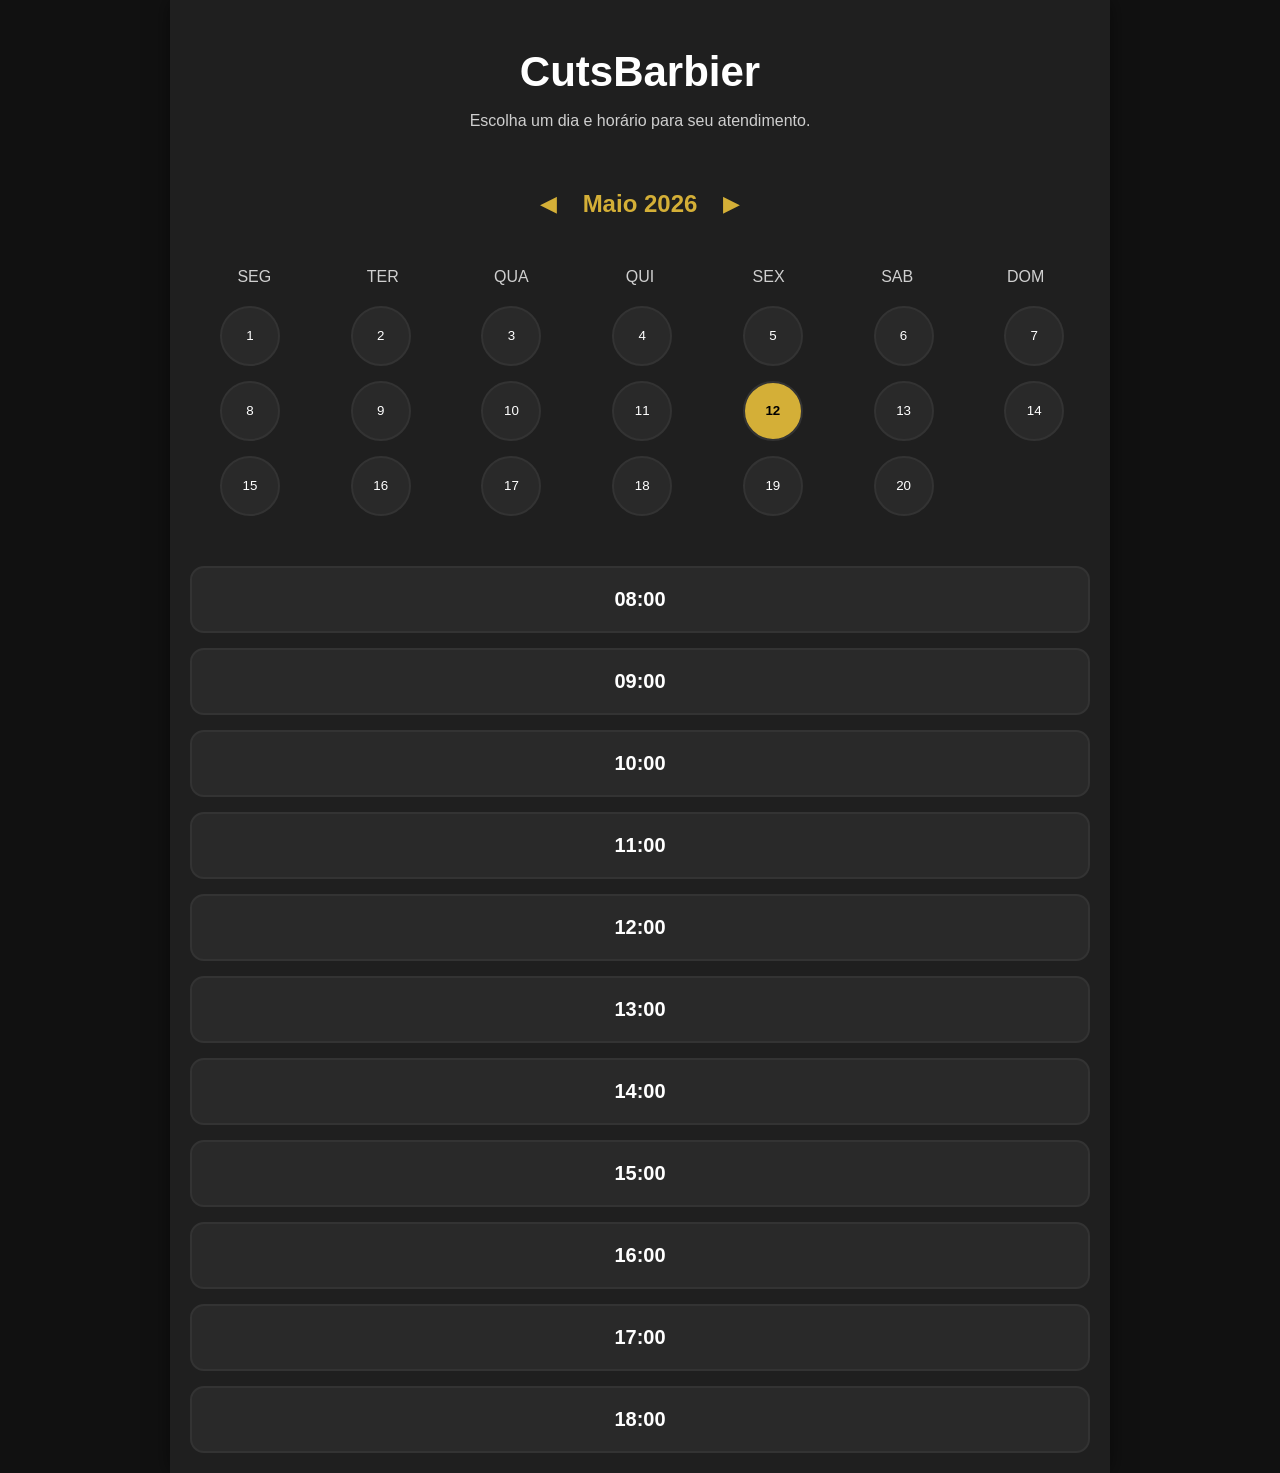
<file: barba-desenhada.html>
<!DOCTYPE html>
<html lang="pt-BR">
<head>
    <meta charset="UTF-8">
    <meta name="viewport" content="width=device-width, initial-scale=1.0">

    <link rel="stylesheet" href="style.css">

    <title>Agendamento - CutsBarbier</title>
</head>

<body>

    <div class="container">

        <h1>CutsBarbier</h1>

        <p class="descricao">
            Escolha um dia e horário para seu atendimento.
        </p>

        <div class="calendario">

            <div class="topo-calendario">

                <button class="seta">◀</button>

                <h2>Maio 2026</h2>

                <button class="seta">▶</button>

            </div>

            <div class="dias-semana">
                <span>SEG</span>
                <span>TER</span>
                <span>QUA</span>
                <span>QUI</span>
                <span>SEX</span>
                <span>SAB</span>
                <span>DOM</span>
            </div>

            <div class="dias">

                <button class="dia">1</button>
                <button class="dia">2</button>
                <button class="dia">3</button>
                <button class="dia">4</button>
                <button class="dia">5</button>
                <button class="dia">6</button>
                <button class="dia">7</button>

                <button class="dia">8</button>
                <button class="dia">9</button>
                <button class="dia">10</button>
                <button class="dia">11</button>

                <button class="dia ativo">12</button>

                <button class="dia">13</button>
                <button class="dia">14</button>
                <button class="dia">15</button>
                <button class="dia">16</button>
                <button class="dia">17</button>
                <button class="dia">18</button>
                <button class="dia">19</button>
                <button class="dia">20</button>

            </div>

        </div>

        <div class="horarios">

            <div class="horario" onclick="abrirModal('08:00')">08:00</div>

            <div class="horario" onclick="abrirModal('09:00')">09:00</div>

            <div class="horario" onclick="abrirModal('10:00')">10:00</div>

            <div class="horario" onclick="abrirModal('11:00')">11:00</div>

            <div class="horario" onclick="abrirModal('12:00')">12:00</div>

            <div class="horario" onclick="abrirModal('13:00')">13:00</div>

            <div class="horario" onclick="abrirModal('14:00')">14:00</div>

            <div class="horario" onclick="abrirModal('15:00')">15:00</div>

            <div class="horario" onclick="abrirModal('16:00')">16:00</div>

            <div class="horario" onclick="abrirModal('17:00')">17:00</div>

            <div class="horario" onclick="abrirModal('18:00')">18:00</div>

        </div>

    </div>

    <div class="modal" id="modal">

        <div class="modal-conteudo">

            <h2>Confirmar Agendamento</h2>

            <p>Corte: Barba desenhada</p>

            <p>Valor: R$ 30,00</p>

            <p>Dia: 12 de Maio</p>

            <p id="horario-escolhido">
                Horário: 14:00
            </p>

            <div class="botoes-modal">

                <button onclick="fecharModal()">
                    Cancelar
                </button>

                <button>
                    Confirmar
                </button>

            </div>

        </div>

    </div>

    <script>

        function abrirModal(horario) {

            document.getElementById("modal").style.display = "flex";

            document.getElementById("horario-escolhido").innerText =
            "Horário: " + horario;

        }

        function fecharModal() {

            document.getElementById("modal").style.display = "none";

        }

    </script>

</body>
</html>
</file>
<file: style.css>
body {
    margin: 0;
    background-color: #111;
    font-family: Arial, Helvetica, sans-serif;
    color: white;
}

.container {
    width: 80%;
    min-height: 100vh;

    margin: auto;

    background-color: #1f1f1f;

    box-shadow: 0px 0px 20px rgba(0,0,0,0.5);

    max-width: 900px;
    
    padding: 20px;
}

h1 {
    text-align: center;
    font-size: 42px;
    margin-bottom: 10px;
}

.descricao {
    text-align: center;
    color: #cfcfcf;
    margin-bottom: 40px;
}

.servicos {
    display: grid;
    grid-template-columns: 1fr 1fr;
    gap: 20px;
}

.card {
    background-color: #1f1f1f;
    padding: 30px;
    border-radius: 18px;

    text-align: center;

    border: 2px solid #333;

    transition: 0.3s;
}

.card h2 {
    margin-bottom: 15px;
    font-size: 24px;
}

.card p {
    font-size: 20px;
    color: #d4af37;
    font-weight: bold;
}

.card img {
    width: 80%;
    height: 400px;

    object-fit: cover;

    border-radius: 12px;
    margin-top: 15px;
}

.card:hover {
    border: 2px solid #d4af37;
    box-shadow: 0 0 20px rgba(212, 175, 55, 0.5);
}

.card-link {
    text-decoration: none;
    color: white;

    display: block;
}

.card-link:active .card {
    box-shadow: none;
    border: 2px solid #333;

    transform: scale(0.98);
}

@media (max-width: 768px) {

    .container {
        width: 95%;
        padding: 15px;
    }

    h1 {
        font-size: 32px;
    }

    .descricao {
        font-size: 15px;
        margin-bottom: 25px;
    }

    .servicos {
        grid-template-columns: 1fr;
    }

    .card {
        padding: 20px;
    }

    .card h2 {
        font-size: 22px;
    }

    .card p {
        font-size: 18px;
    }

    .card img {
        width: 100%;
        height: 250px;
    }

    .dias {
    gap: 8px;
}

.dia {
    height: 45px;
}

}

.horarios {
    display: flex;
    flex-direction: column;
    gap: 15px;
}

.horario {
    background-color: #292929;

    padding: 20px;

    border-radius: 14px;

    border: 2px solid #333;

    text-align: center;

    font-size: 20px;
    font-weight: bold;

    transition: 0.3s;

    cursor: pointer;
}

.horario:hover {
    border: 2px solid #d4af37;

    box-shadow: 0 0 15px rgba(212, 175, 55, 0.4);
}

.calendario {
    margin-bottom: 50px;
}

.topo-calendario {
    display: flex;

    justify-content: center;
    align-items: center;

    gap: 20px;

    margin-bottom: 30px;
}

.topo-calendario h2 {
    color: #d4af37;
}

.seta {
    background: transparent;

    border: none;

    color: #d4af37;

    font-size: 22px;

    cursor: pointer;
}

.dias-semana {
    display: grid;

    grid-template-columns: repeat(7, 1fr);

    text-align: center;

    margin-bottom: 20px;

    color: #cfcfcf;
}

.dias {
    display: grid;

    grid-template-columns: repeat(7, 1fr);

    gap: 15px;
}

.dia {
    width: 60px;
    height: 60px;

    display: flex;
    justify-content: center;
    align-items: center;

    border-radius: 50%;

    border: 2px solid #333;

    background-color: #292929;

    color: white;

    cursor: pointer;

    transition: 0.3s;

    margin-left: 30px;
}

.dia:hover {
    border: 2px solid #d4af37;

    box-shadow: 0 0 15px rgba(212, 175, 55, 0.4);
}

.dia.ativo {
    background-color: #d4af37;

    color: black;

    font-weight: bold;
}

.dia {
    display: flex;

    justify-content: center;
    align-items: center;
}

.modal {
    display: none;
}

.modal {
    position: fixed;

    top: 0;
    left: 0;

    width: 100%;
    height: 100%;

    background-color: rgba(0, 0, 0, 0.7);

    display: none;

    justify-content: center;
    align-items: center;
}

.modal-conteudo {
    background-color: #1f1f1f;

    width: 400px;

    padding: 35px;

    border-radius: 20px;

    border: 2px solid #d4af37;

    box-shadow: 0 0 25px rgba(212, 175, 55, 0.3);

    text-align: center;
}

.botoes-modal button {
    padding: 12px 20px;

    border: none;

    border-radius: 10px;

    background-color: #d4af37;

    color: black;

    font-weight: bold;

    cursor: pointer;

    transition: 0.3s;
}

.botoes-modal button:hover {
    transform: scale(1.05);

    box-shadow: 0 0 15px rgba(212, 175, 55, 0.5);
}
</file>
